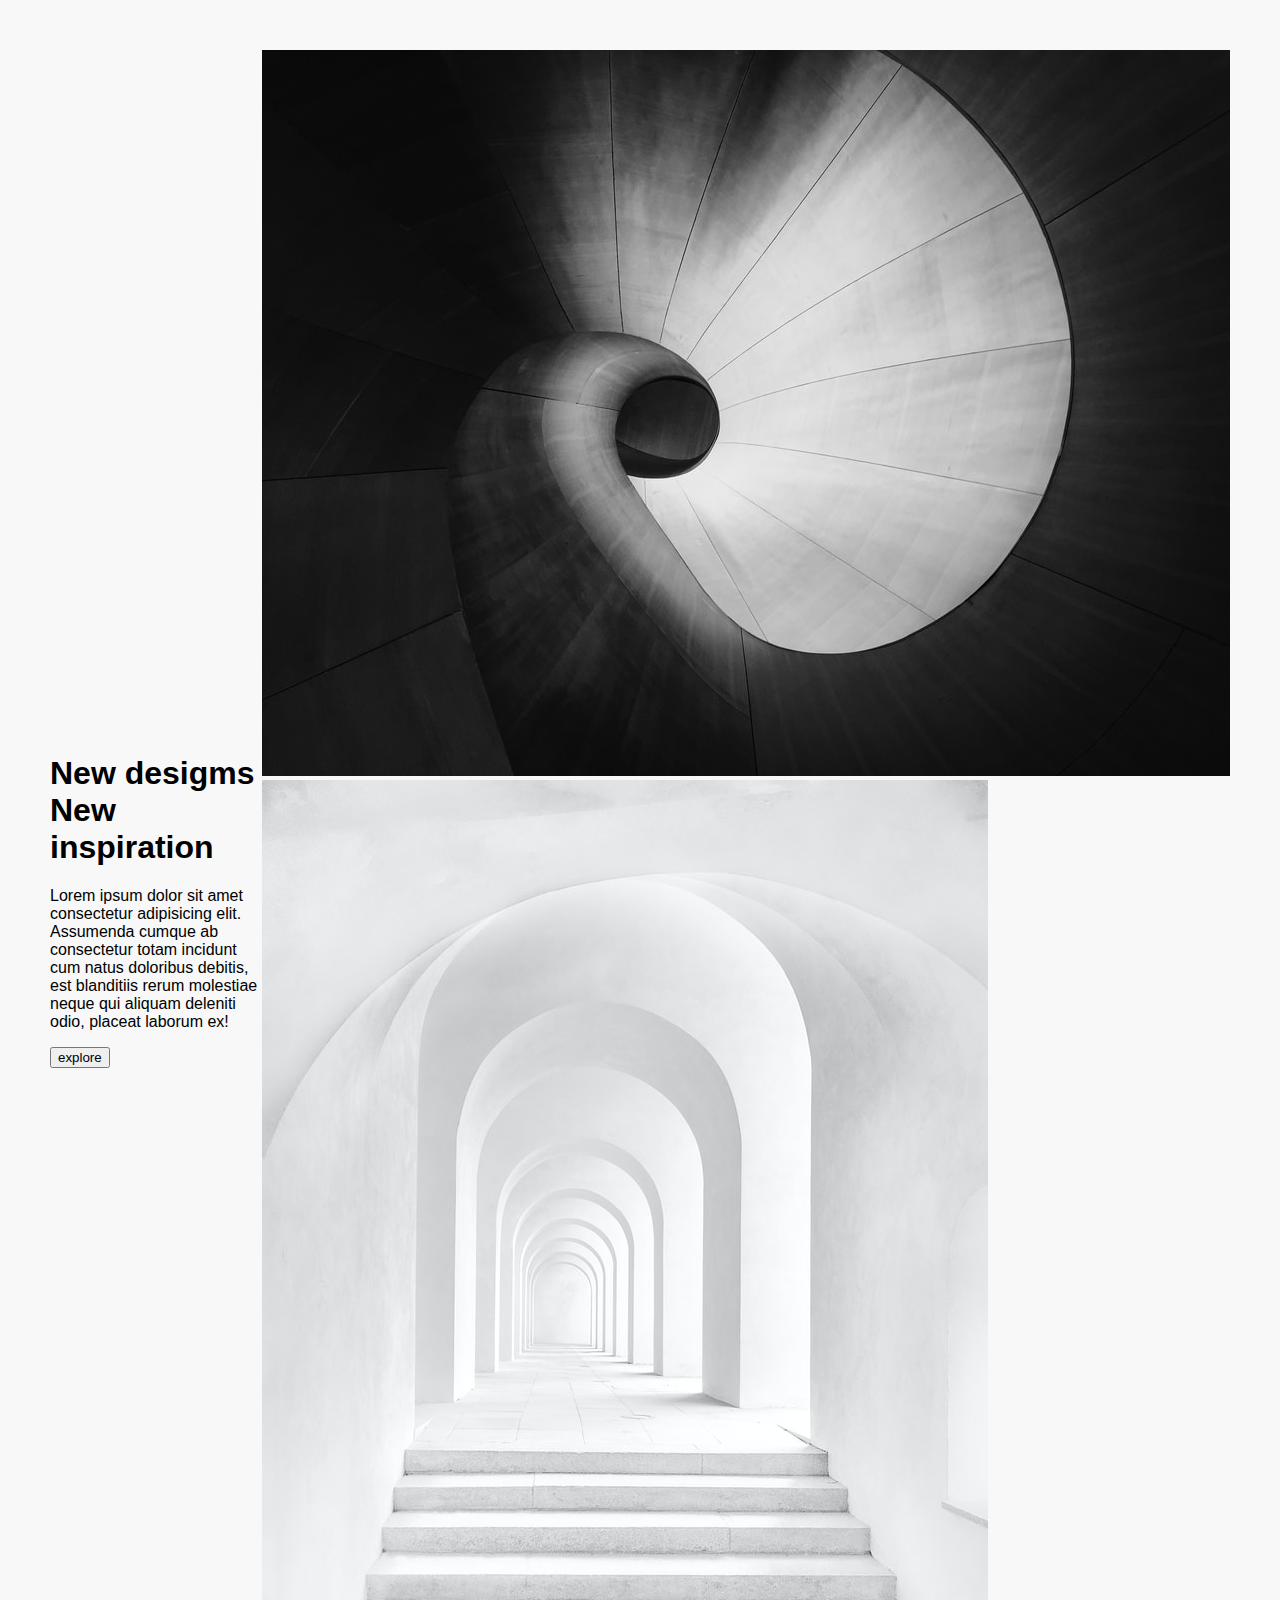
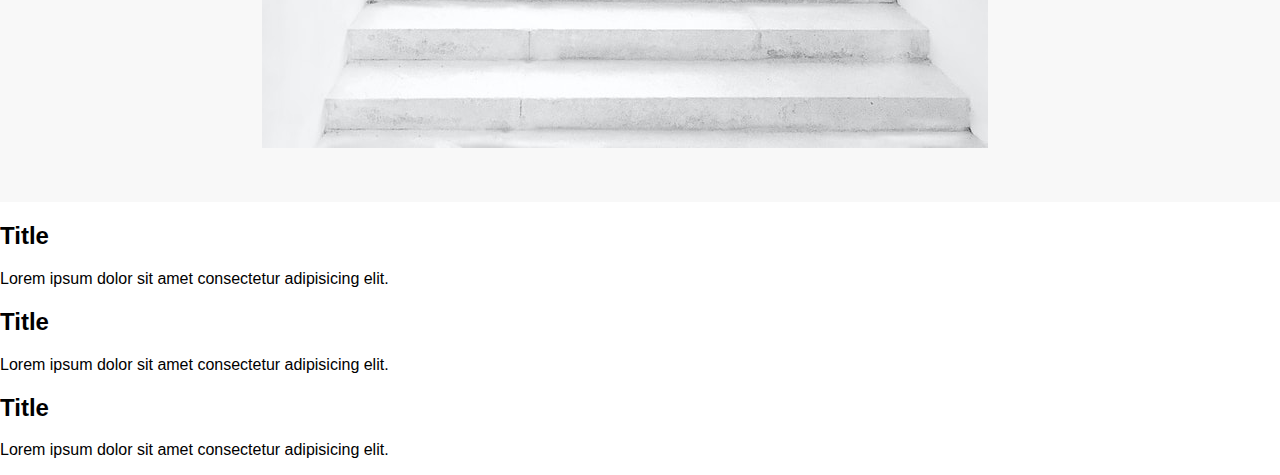
<file: index.html>
<!DOCTYPE html>
<html lang="en">
<head>
    <meta charset="UTF-8">
    <meta name="viewport" content="width=device-width, initial-scale=1.0">
    <title>Document</title>
    <link rel="stylesheet" href="style.css">
</head>
<body>
    <div class="hero">
        <div class="left">
            <h1>New desigms New inspiration</h1>
            <p>
                Lorem ipsum dolor sit amet consectetur adipisicing elit. Assumenda cumque ab consectetur totam incidunt cum natus doloribus debitis, est blanditiis rerum molestiae neque qui aliquam deleniti odio, placeat laborum ex!
            </p>
            <button>explore</button>

        </div>
        <div class="right">
            <img src="image2.jpeg" alt="spiral image">
            <img src="image.jpeg" alt="white door">
        </div>
    </div>
    <div class="black-box">
        <div class="box">
            <h2>Title</h2>
            <p>Lorem ipsum dolor sit amet consectetur adipisicing elit.</p>
        </div>
        <div class="box">
            <h2>Title</h2>
            <p>Lorem ipsum dolor sit amet consectetur adipisicing elit.</p>
        </div>
        <div class="box">
            <h2>Title</h2>
            <p>Lorem ipsum dolor sit amet consectetur adipisicing elit.</p>
        </div>
    </div>
    
</body>
</html>
</file>
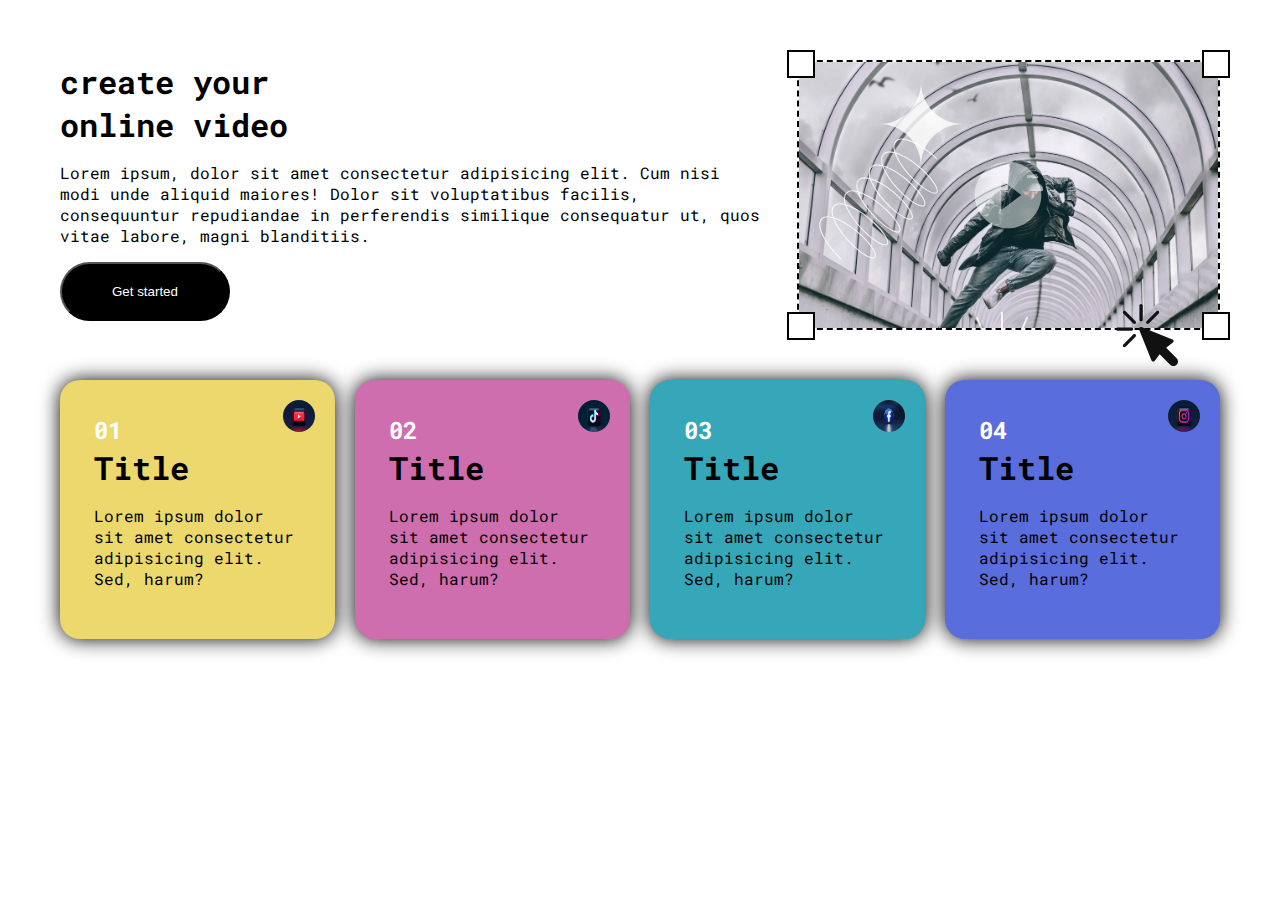
<file: slicing1.html>
<!DOCTYPE html>
<html lang="en">
  <head>
    <meta charset="UTF-8" />
    <meta name="viewport" content="width=device-width, initial-scale=1.0" />
    <title>Project Rpl 2024</title>
    <link rel="stylesheet" href="slicing1.css" />
  </head>
  <body>
    <main>
      <div class="text-content">
        <h1>
          create your <br />
          online video
        </h1>
        <p>
          Lorem ipsum, dolor sit amet consectetur adipisicing elit. Cum nisi
          <br />
          modi unde aliquid maiores! Dolor sit voluptatibus facilis, <br />
          consequuntur repudiandae in perferendis similique consequatur ut, quos
          vitae labore, magni blanditiis.
        </p>
        <button>Get started</button>
      </div>
      <div class="image-content">
        <img src="slicing1.jpeg" alt="orang">
        <div class="square square-1"></div>
        <div class="square square-2"></div>
        <div class="square square-3"></div>
        <div class="square square-4"></div>
        
        <svg
        class="play"
          xmlns="http://www.w3.org/2000/svg"
          width="80"
          height="80"
          viewBox="0 0 80 80"
          fill="none"
        >
          <g clip-path="url(#clip0_200_1291)">
            <path
              d="M39.9998 6.66663C21.5998 6.66663 6.6665 21.6 6.6665 40C6.6665 58.4 21.5998 73.3333 39.9998 73.3333C58.3998 73.3333 73.3332 58.4 73.3332 40C73.3332 21.6 58.3998 6.66663 39.9998 6.66663ZM33.3332 55V25L53.3332 40L33.3332 55Z"
              fill="white"
              fill-opacity="0.5"/>
          </g>
          <defs>
            <clipPath id="clip0_200_1291">
              <rect width="80" height="80" fill="white" />
            </clipPath>
          </defs>
         </svg>

         <svg class="click" xmlns="http://www.w3.org/2000/svg" width="62" height="62" viewBox="0 0 62 62" fill="none">
            <path fill-rule="evenodd" clip-rule="evenodd" d="M50.1842 43.6998L60.6631 54.1786C62.4458 55.9613 62.4458 58.8796 60.6631 60.6622C58.8804 62.4449 55.9634 62.4449 54.1807 60.6622L43.7001 50.1816L38.6202 56.9113C37.7751 58.031 36.0388 57.7996 35.5163 56.4962L23.071 25.4044C22.4863 23.9443 23.948 22.4826 25.408 23.0674L56.4998 35.5149C57.8032 36.0373 58.0351 37.772 56.915 38.6188L50.1852 43.6986L50.1842 43.6998Z" fill="#111111"/>
            <path d="M7.33537 9.6227C6.70266 8.99 6.70266 7.96632 7.33537 7.33359C7.96808 6.70261 8.99176 6.70261 9.62272 7.33359L19.5393 17.2502C20.1703 17.8812 20.1703 18.9053 19.5393 19.5376C18.9066 20.1703 17.883 20.1703 17.2502 19.5376L7.33537 9.6227Z" fill="#111111"/>
            <path d="M23.4258 1.61664C23.4258 0.723581 24.1493 0 25.0441 0C25.9371 0 26.6607 0.723537 26.6607 1.61664V15.6396C26.6607 16.5327 25.9372 17.2563 25.0441 17.2563C24.1497 17.2563 23.4258 16.5328 23.4258 15.6396V1.61664Z" fill="#111111"/>
            <path d="M40.4657 7.33359C41.0984 6.70261 42.1221 6.70261 42.753 7.33359C43.3857 7.96629 43.3857 8.98998 42.753 9.6227L32.838 19.5377C32.2071 20.1704 31.1817 20.1704 30.5507 19.5377C29.918 18.905 29.918 17.8813 30.5507 17.2503L40.4657 7.33359Z" fill="#111111"/>
            <path d="M1.6183 26.6597C0.725242 26.6597 0 25.9344 0 25.0414C0 24.1484 0.725264 23.4231 1.6183 23.4231H15.6402C16.5346 23.4231 17.2585 24.1484 17.2585 25.0414C17.2585 25.9344 16.535 26.6597 15.6402 26.6597H1.6183Z" fill="#111111"/>
            <path d="M9.62272 42.7531C8.99174 43.3841 7.96766 43.3841 7.33537 42.7531C6.70266 42.1204 6.70266 41.0967 7.33537 40.464L17.2503 30.549C17.883 29.9181 18.9067 29.9181 19.5395 30.549C20.1704 31.1817 20.1704 32.2054 19.5395 32.8382L9.62272 42.7531Z" fill="#111111"/>
          </svg>

          <svg class="star" xmlns="http://www.w3.org/2000/svg" width="84" height="84" viewBox="0 0 84 84" fill="none">
            <path fill-rule="evenodd" clip-rule="evenodd" d="M42 84C41.916 60.8326 23.1443 42.0778 0 42.0778C23.1959 42.0778 42 23.2387 42 0C42.0836 23.1674 60.8557 41.9222 84 41.9222C60.8037 41.9222 42 60.7613 42 84Z" fill="white" fill-opacity="0.8"/>
          </svg>

          <svg class="spiral" xmlns="http://www.w3.org/2000/svg" width="218" height="223" viewBox="0 0 218 223" fill="none">
            <path d="M215.583 37.6727C185.126 8.58222 151.654 -5.80622 140.822 5.53489C129.99 16.876 145.899 49.6521 176.357 78.7425C193.426 95.0456 210.981 104.37 215.566 99.5692C220.152 94.7684 210.031 77.6602 192.962 61.3571C162.504 32.2667 129.033 17.8782 118.201 29.2193C107.369 40.5605 123.278 73.3368 153.735 102.427C170.805 118.73 188.36 128.055 192.945 123.254C197.53 118.453 187.41 101.345 170.341 85.0416C139.883 55.9511 106.358 41.6191 95.4591 53.0297C84.5607 64.4403 100.416 97.2731 130.874 126.364C147.943 142.667 165.498 151.991 170.083 147.19C174.669 142.389 164.548 125.281 147.479 108.978C117.021 79.8878 83.5495 65.499 72.7175 76.8402C61.8854 88.1814 77.7952 120.957 108.253 150.047C125.322 166.351 142.876 175.676 147.462 170.875C152.047 166.074 141.927 148.965 124.858 132.662C94.4001 103.572 60.9281 89.1837 50.096 100.525C39.2639 111.866 55.1737 144.642 85.6314 173.732C102.701 190.035 120.255 199.36 124.84 194.559C129.426 189.758 119.306 172.65 102.236 156.347C71.7786 127.256 38.3066 112.868 27.4752 124.209C16.6431 135.55 32.5523 168.326 63.0099 197.417C80.0792 213.72 97.634 223.044 102.219 218.243C106.804 213.443 96.6841 196.335 79.6148 180.032C49.1571 150.941 15.632 136.609 4.73356 148.019C-6.16483 159.43 9.69042 192.263 40.1481 221.353" stroke="white" stroke-opacity="0.8" stroke-width="2" stroke-linecap="round"/>
          </svg>

          <svg class="light" xmlns="http://www.w3.org/2000/svg" width="132" height="132" viewBox="0 0 132 132" fill="none">
            <path d="M66 0L66.0128 65.9351L91.2572 5.02393L66.0367 65.9452L112.669 19.331L66.0548 65.9633L126.976 40.7428L66.0649 65.9872L132 66L66.0649 66.0128L126.976 91.2572L66.0548 66.0367L112.669 112.669L66.0367 66.0548L91.2572 126.976L66.0128 66.0649L66 132L65.9872 66.0649L40.7428 126.976L65.9633 66.0548L19.331 112.669L65.9452 66.0367L5.02393 91.2572L65.9351 66.0128L0 66L65.9351 65.9872L5.02393 40.7428L65.9452 65.9633L19.331 19.331L65.9633 65.9452L40.7428 5.02393L65.9872 65.9351L66 0Z" stroke="white" stroke-opacity="0.8" stroke-width="2"/>
          </svg>
      </div>
    </main>

    <div class="container">
      <div class="item item-1">
        <img src="yt.jpeg" alt="logo1">
        <h2>01</h2>
        <h1>Title</h1>
        <p>
            Lorem ipsum dolor sit amet consectetur adipisicing elit. Sed, harum?
        </p>
        </div>

      <div class="item item-2">
        <img src="tiktok.jpeg" alt="tiktok">
        <h2>02</h2>
        <h1>Title</h1>
        <p>
            Lorem ipsum dolor sit amet consectetur adipisicing elit. Sed, harum?
        </p>
        </div>

      <div class="item item-3">
        <img src="fb.jpeg" alt="faceebook">
        <h2>03</h2>
        <h1>Title</h1>
        <p>
            Lorem ipsum dolor sit amet consectetur adipisicing elit. Sed, harum?
        </p>
        </div>

      <div class="item item-4">
        <img src="ig.jpeg" alt="instagram">
        <h2>04</h2>
        <h1>Title</h1>
       <p> 
            Lorem ipsum dolor sit amet consectetur adipisicing elit. Sed, harum?
       </p>   
    </div>
    </div>
  </body>
</html>
</file>
<file: style.css>
body {
    font-family: Arial, sans-serif;
    margin: 0;
    padding: 0;
    box-sizing: border-box;
}

.hero {
    display: flex;
    justify-content: space-between;
    align-items: center;
    padding: 50px;
    background-color: #f8f8f8;
}

.text-content {
    max-width: 50%;
}

.text-content h1 {
    font-size: 48px;
    margin-bottom: 20px;
}

.text-content p {
    font-size: 16px;
    margin-bottom: 30px;
    line-height: 1.5;
}

.btn {
    display: inline-block;
    padding: 10px 20px;
    background-color: #000;
    color: #fff;
    text-decoration: none;
    border-radius: 25px;
}


.image-content img {
    width: 581px;
    height: 518.66px;
    border-radius: 9,999px, 9,999px, 0px, 0px;
}

.info-section {

    display: flex;
    justify-content: space-around;
    padding: 20px;
    background-color: #333;
}

.info-box {
    text-align: center;
    color: #fff;
    width: Fill (1,312px)
    

}

.info-box h3 {
    margin-bottom: 10px;
    font-size: 20px;
}

.info-box p {
    font-size: 14px;
}
</file>
<file: slicing1.css>
@import url('https://fonts.googleapis.com/css2?family=Roboto+Mono:ital,wght@0,100..700;1,100..700&display=swap');

body, h1, h2, h3, h4, h5, h6 {
    margin: 0;

}
body{
    padding: 60px;
    font-family: "Roboto Mono", monospace;
}

.container {
    display: flex;
    gap: 20px;
    align-items: center;
    width: 100%;
    /* padding: 75px;
    padding: 60px; */
    margin-top: 50px;
}
main{
    display: flex;
    justify-content: space-between;
}
.image-content {
    position: relative;
    border: 2px dashed black;
    width: 50%;
    /* height: fit-content; */
}
.image-content img {
    aspect-ratio: 16 / 10;
    width: 100%;
    height: 100%;
    object-fit: cover;
    object-position: center;
}
.image-content .play {
    position: absolute;
    top: 50%;
    left: 50%;
}
.square {
    width: 24px;
    height: 24px;
    border: 2px solid black;
    position: absolute;
    background-color: white;
}
.square-1 {
    top: -12px;
    left: -12px;
}

.square-2 {
    top: -12px;
    right: -12px;
}

.square-3 {
    bottom: -12px;
    left: -12px;
}

.square-4 {
    bottom: -12px;
    right: -12px;
}

.mid {
    display: flex;
    width: 100%;
    background-size: cover;
    padding: 10px;
    gap: 20px;
}
h2{
    align-items: start;
    color: white;
}

.item {
    /* width: 50px;
    height: 30px; */
    align-items: end;
    background-size: cover;
    padding: 34px;
    border-radius: 20px;
    box-shadow: 0 0 20px black;
    position: relative;
}
.item-1 {
    background-color: rgb(237, 216, 110);
}

.item-2 {
    background-color: rgb(206, 110, 174);
    /* width: 50px;
    height: 30px;
    background-size: cover;
    padding: 100px;
    border-radius: 20px;
    box-shadow: 0 0 20px black; */
}

.item-3 {
    background-color: rgb(53, 167, 184);
    /* width: 50px;
    height: 30px;
    background-size: cover;
    padding: 100px;
    border-radius: 20px;
    box-shadow: 0 0 20px black; */
}

.item-4 {
    background-color: rgb(89, 109, 220);
    /* width: 50px;
    height:30px;
    background-size: cover;
    padding: 100px;
    border-radius: 20px;
    box-shadow: 0 0 20px black; */
}

.item img {
    width: 32px;
    aspect-ratio: 1;
    border-radius: 9999px;
    position: absolute;
    top: 20px;
    right: 20px;
}


button {
    background-color: black;
    color: white;
    display: flex;
    padding: 20px 50px;
    align-items: flex-start;
    gap: 10px;
    border-radius: 40px;
}


.click {
    position: absolute;
    width: 62px;
    height: 61.999px;
    flex-shrink: 0;
    right: 40px;
    bottom: -38px;   
}

.star {
    position: absolute;
    width: 84px;
    height: 84px;
    flex-shrink: 0;
    top: 20px;
    left: 80px;
}

.spiral {
    position: absolute;
    width: 119px;
    height: 254px;
    /* transform: rotate(43.685deg);  */
    flex-shrink: 0;
    top: 10px;
    left: 20px;
    right: 40px;
    
}

.play {
    position: absolute;
    top: 50%;
    left: 50%;
    transform: translateX(-50%) translateY(-50%);
}

.light {
    position: absolute;
    width: 132px;
    height: 132px;
    flex-shrink: 0;
    top: 250px;
    right: 150px;
}

@media screen and (max-width: 640px) {
    main {
        flex-direction: column;
    }
    .image-content {
        width: 100%;
        order: -1;
        margin-bottom: 50px;
    }
    .container {
        flex-direction: column;
    }
  
}
</file>
